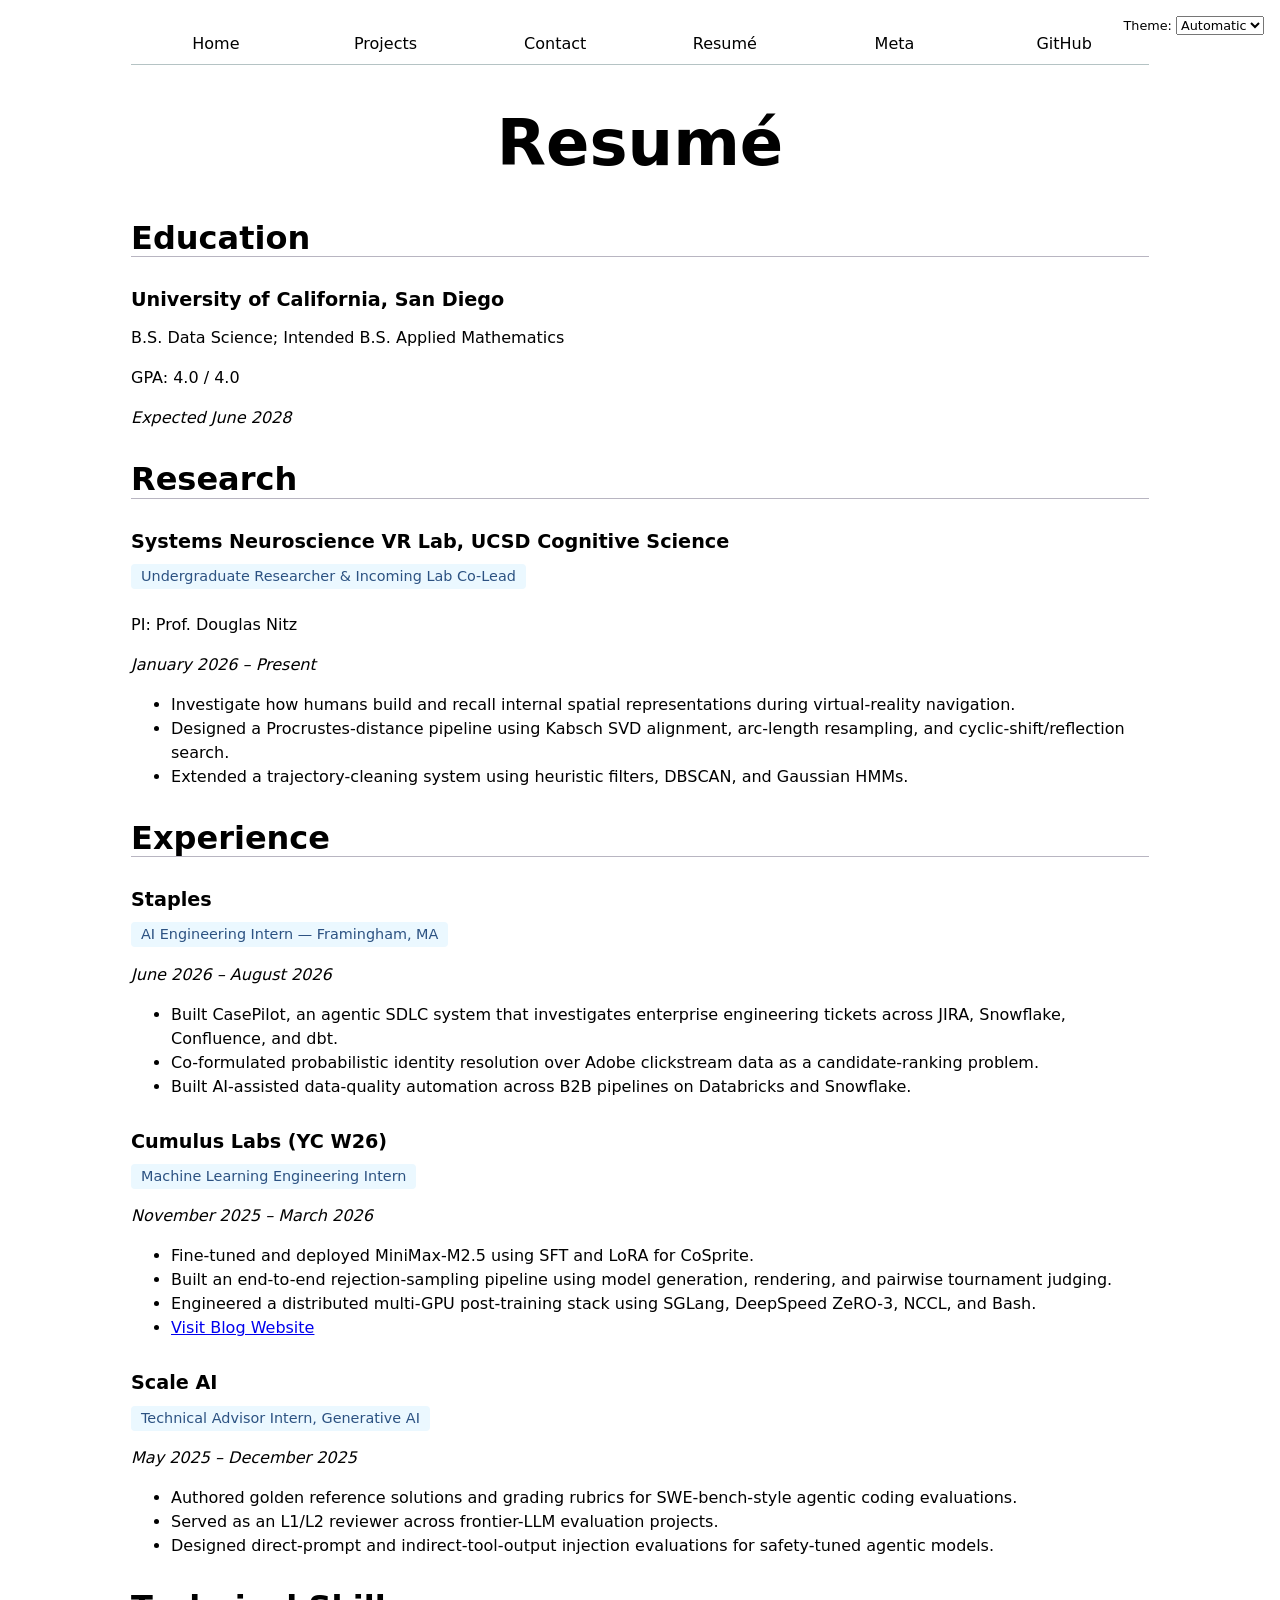
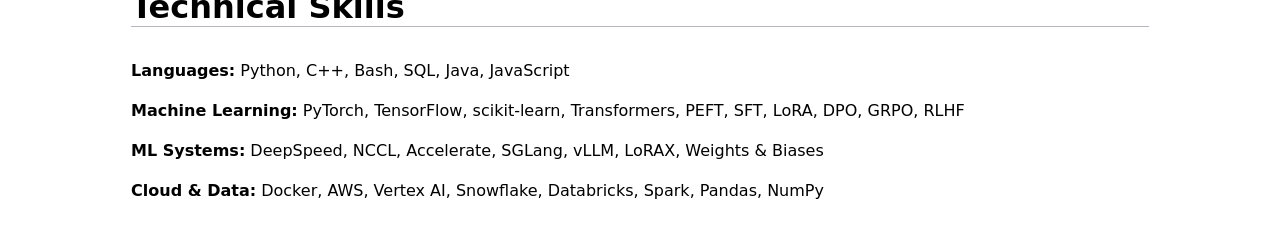
<file: resume/index.html>
<!DOCTYPE html>
<html lang="en">
<head>
    <meta charset="UTF-8">
    <meta name="viewport" content="width=device-width, initial-scale=1.0">
    <title>Resumé</title>
    <link rel="stylesheet" href="../style.css">
    <script type="module" src="../global.js"></script>
</head>
<body class = "resume">
    <!-- <nav>
        <ul>
        <li><a href="../index.html">Home</a></li>
        <li><a href="../projects/index.html">Projects</a></li>
        <li><a href="../contact/index.html">Contact</a></li>
        <li><a href="index.html">Resumé</a></li>
        <li><a href="https://github.com/srinisriram" target="_blank">GitHub</a></li>
        </ul>
    </nav> -->
    <h1> Resumé </h1>

    <section>
        <h2>Education</h2>

        <article>
            <h3>University of California, San Diego</h3>
            <p>B.S. Data Science; Intended B.S. Applied Mathematics</p>
            <p>GPA: 4.0 / 4.0</p>
            <p class = "date">
                <time datetime="2028-06">Expected June 2028</time>
            </p>
        </article>

    </section>

    <section>
        <h2>Research</h2>


        <article>
            <h3>Systems Neuroscience VR Lab, UCSD Cognitive Science</h3>
            <p class = "role">Undergraduate Researcher & Incoming Lab Co-Lead</p>
            <p>PI: Prof. Douglas Nitz</p>
            <p class = "date">
                <time datetime="2026-01">January 2026</time> – Present
            </p>

            <ul>
                <li>
                    Investigate how humans build and recall internal spatial
                    representations during virtual-reality navigation.
                </li>
                <li>
                    Designed a Procrustes-distance pipeline using Kabsch SVD
                    alignment, arc-length resampling, and cyclic-shift/reflection search.
                </li>
                <li>
                    Extended a trajectory-cleaning system using heuristic filters,
                    DBSCAN, and Gaussian HMMs.
                </li>
            </ul>
        </article>

    </section>

    <section>
        <h2>Experience</h2>

        <article>
            <h3>Staples</h3>
            <p class = "role">AI Engineering Intern — Framingham, MA</p>
            <p class = "date">
                <time datetime="2026-06">June 2026</time> –
                <time datetime="2026-08">August 2026</time>
            </p>

            <ul>
                <li>
                    Built CasePilot, an agentic SDLC system that investigates
                    enterprise engineering tickets across JIRA, Snowflake,
                    Confluence, and dbt.
                </li>
                <li>
                    Co-formulated probabilistic identity resolution over Adobe
                    clickstream data as a candidate-ranking problem.
                </li>
                <li>
                    Built AI-assisted data-quality automation across B2B pipelines
                    on Databricks and Snowflake.
                </li>
            </ul>
        </article>

        <article>
            <h3>Cumulus Labs (YC W26)</h3>
            <p class = "role">Machine Learning Engineering Intern</p>
            <p class = "date">
                <time datetime="2025-11">November 2025</time> –
                <time datetime="2026-03">March 2026</time>
            </p>

            <ul>
                <li>
                    Fine-tuned and deployed MiniMax-M2.5 using SFT and LoRA for
                    CoSprite.
                </li>
                <li>
                    Built an end-to-end rejection-sampling pipeline using model
                    generation, rendering, and pairwise tournament judging.
                </li>
                <li>
                    Engineered a distributed multi-GPU post-training stack using
                    SGLang, DeepSpeed ZeRO-3, NCCL, and Bash.
                </li>
                <li>
                    <a href="https://cumulus.blog/visual-generation-pipeline" target="_blank">Visit Blog Website</a>
                </li>
            </ul>
        </article>

        <article>
            <h3>Scale AI</h3>
            <p class = "role">Technical Advisor Intern, Generative AI</p>
            <p class = "date">
                <time datetime="2025-05">May 2025</time> –
                <time datetime="2025-12">December 2025</time>
            </p>

            <ul>
                <li>
                    Authored golden reference solutions and grading rubrics for
                    SWE-bench-style agentic coding evaluations.
                </li>
                <li>
                    Served as an L1/L2 reviewer across frontier-LLM evaluation
                    projects.
                </li>
                <li>
                    Designed direct-prompt and indirect-tool-output injection
                    evaluations for safety-tuned agentic models.
                </li>
            </ul>
        </article>
    </section>


    <section>
        <h2>Technical Skills</h2>

        <p>
            <b>Languages:</b>
            Python, C++, Bash, SQL, Java, JavaScript
        </p>

        <p>
            <b>Machine Learning:</b>
            PyTorch, TensorFlow, scikit-learn, Transformers, PEFT,
            SFT, LoRA, DPO, GRPO, RLHF
        </p>

        <p>
            <b>ML Systems:</b>
            DeepSpeed, NCCL, Accelerate, SGLang, vLLM, LoRAX,
            Weights & Biases
        </p>

        <p>
            <b>Cloud & Data:</b>
            Docker, AWS, Vertex AI, Snowflake, Databricks, Spark,
            Pandas, NumPy
        </p>
    </section>
    
</body>
</html>
</file>
<file: style.css>
html {
    --color-accent: oklch(80% 0.12 230);
    accent-color: var(--color-accent);
    color-scheme: light dark;
}

body {
  /* Set line height to 1.5 times the font size
	   and use the OS’s UI font as the website font
	 */
  font: 100%/1.5 system-ui;
  max-width: 100ch;
  margin-inline: auto;
  padding: 1em;
}

form {

    display: grid;

    grid-template-columns: auto 1fr;

    gap: 1em;

    label {
        display: grid;
        grid-template-columns: subgrid;
        grid-column: 1 / -1;
    }

    button {
        grid-column: 1 / -1;
    }
}

img {
    max-width: 100%;
    height: auto;
}

input {
    font: inherit;
}

textarea {
    font: inherit;
}

button {
    font: inherit;
}

nav {
    
    --border-color: oklch(50% 10% 200 / 40%);

    display: flex;
    margin-bottom: 1em;
    border-bottom-width: 1px;
    border-bottom-style: solid;
    border-bottom-color: var(--border-color);


  ul {
    display: contents;
  }
  
  li {
    display: contents;
  }

  a {
    flex: 1;
    text-decoration: none;
    color: inherit;
    text-align: center;
    padding: 0.5em;
  }

  a.current{
    border-bottom-style: solid;
    border-bottom-width: 0.4em;
    border-bottom-color: var(--border-color);
    padding-bottom: 0.1em;
  }

  a:hover{
    border-bottom-style: solid;
    border-bottom-width: 0.4em;
    border-bottom-color: var(--color-accent);
    padding-bottom: 0.1em;
  }

}

.projects{
    display: grid;
    grid-template-columns: repeat(auto-fill, minmax(15em, 1fr));
    gap: 1em;

    article {

        display: grid;
        grid-template-rows: subgrid;
        grid-row: span 3;

    }

    h2 {
        margin: 0;
    }
}

h1 {
    font-size: 400%;
}

h1, h2, h3, h4, h5, h6 {
    line-height: 1.1;
    text-wrap: balance;
}

body.resume {

    h1 {
        text-align: center;
    }
    
    h2 {
        margin-bottom: 1em;
        font-size: 200%;
        margin-top: 1em;
        font-weight: 800;
        border-bottom-width: 1px;
        border-bottom-style: solid;
        border-bottom-color: oklch(77.922% 0.01721 297.308);
    }

    article {
        margin-bottom: 2em;
    }

    h3 {
        font-size: 120%;
        font-weight: 700;
        margin-bottom: 0.25em; 
    }

    p.role {
        display: inline-block;
        font-size: 0.9rem;
        font-weight: 500;
        color: #2c5282; 
        background-color: #ebf8ff;
        padding: 2px 10px;
        border-radius: 4px;
        margin-top: 0.5em;
        margin-bottom: 0.5em;
    }

    p.date {
        font-style: italic;
        font-weight: 400;
        margin-top: 0.5em;
        margin-bottom: 0.5em;
    }   
}

.color-scheme {
    position: absolute;
    top: 1rem;
    right: 1rem;
    font-size: 80%;
}

select {
    font: inherit;
}

#profile-stats dl {
    display: grid;
    grid-template-columns: repeat(4, 1fr);
    background: color-mix(in oklch, canvas, canvasText 5%);
    border: 1px solid color-mix(in oklch, canvas, canvasText 12%);
    border-radius: 12px;
    padding: 1.5em;
    gap: 0.5em;
    text-align: center;
}

#profile-stats dt {
    grid-row: 1;
    font-size: 0.9em;
    font-weight: 500;
}

#profile-stats dd {
    grid-row: 2;
    margin: 0;
    font-size: 2em;
    font-weight: 700;
}

/* Summary stats (meta page) */
dl.stats {
    display: grid;
    grid-auto-flow: column;
    grid-template-rows: auto auto;
    grid-auto-columns: 1fr;
    gap: 0.25em 1.5em;
    margin: 1em 0;
    padding: 1.5em;
    border: 1px solid color-mix(in oklch, canvas, canvasText 12%);
    border-radius: 12px;
}

dl.stats dt {
    grid-row: 1;
    font-size: 0.75em;
    text-transform: uppercase;
    letter-spacing: 0.03em;
    color: color-mix(in oklch, canvasText, canvas 45%);
    align-self: end;
}

dl.stats dd {
    grid-row: 2;
    margin: 0;
    font-size: 2em;
    font-weight: 300;
    line-height: 1.2;
}

dl.stats:empty {
    display: none;
}

.projects article h2 {
    font-size: 1.25em;
    line-height: 1.3;
}

.project-year {
    font-family: Baskerville, serif;
    font-variant-numeric: oldstyle-nums;
    color: gray;
    margin-top: 0;
}

#projects-pie-plot {
  max-width: 20em;
  margin-block: 2em;

  overflow: visible;

  &:has(path:hover) {
    path:not(:hover) {
      opacity: 0.5;
    }
  } 

  path {
    transition: 300ms;
    cursor: pointer;
  }
}

.swatch {
    display: inline-block;
    width: 1em;
    aspect-ratio: 1/1;
    background-color: var(--color);
    border-radius: 50%;
}

.legend {
    display: grid;
    grid-template-columns: repeat(auto-fill, minmax(9em, 1fr));
    gap: 1em;
    border: 1px solid;
    padding: 1em;
    flex: 1;
}

.legend-item {
    display: flex;
    align-items: center;
    gap: 0.5em;
    cursor: pointer;
}

.container {
    display: flex;
    align-items: center;
    gap: 1em;
}

.selected {
  --color: oklch(60% 45% 0) !important;

  &:is(path) {
    fill: var(--color);
  }
}

.searchBar {
    width: 100%;
    box-sizing: border-box;
    padding: 0.5em;
    margin-block-end: 1em;
}

.gridlines .tick line {
    stroke-opacity: 0.2;
}

.gridlines .domain {
    stroke-opacity: 0;
}

dl.info {
    display: grid;
    grid-template-columns: auto 1fr;
    gap: 0.25em 1em;

    dd {
        margin: 0;
    }

    dt {
        color: color-mix(in oklch, canvasText, canvas 45%);
    }

    transition-duration: 500ms;
    transition-property: opacity, visibility;
    
}

dl.info[hidden]:not(:hover, :focus-within) {
  opacity: 0;
  visibility: hidden;
}

.tooltip {
    position: fixed;
    top: 1em;
    left: 1em;
    z-index: 10;
    padding: 0.75em 1em;
    border-radius: 0.5em;
    background-color: color-mix(in oklch, canvas, transparent 15%);
    backdrop-filter: blur(6px);
    border: 1px solid color-mix(in oklch, canvas, canvasText 12%);
    box-shadow: 0 4px 16px oklch(0% 0 0 / 15%);
    font-size: 0.9em;
}

#time-filter {
  display: flex;

  label {
    flex: 1;
    display: flex;
    align-items: baseline;
    gap: 1em;
  }

  input {
    flex: 1;
  }

  time {
    margin-left: auto;
  }
}

#scrolly-1 {
  position: relative;
  display: flex;
  gap: 1rem;

  > * {
    flex: 1;
  }
}

#scatter-story {
  position: relative;

  .step {
    padding-bottom: 40vh; /* space steps out so each gets its own moment on screen */
  }
}

#scatter-plot {
  position: sticky;
  top: 0;
  left: 0;
  bottom: auto;
  height: 50vh;
}

#files {
  display: grid;
  grid-template-columns: 1fr 4fr;

  > div {
    grid-column: 1 / -1;
    display: grid;
    grid-template-columns: subgrid;
  }

  dt {
    grid-column: 1;

    small {
      display: block;
      font-size: 0.75em;
      opacity: 0.6;
    }
  }

  dd {
    grid-column: 2;
    display: flex;
    flex-wrap: wrap;
    align-items: start;
    align-content: start;
    gap: 0.15em;
    padding-top: 0.6em;
    margin-left: 0;
  }
}

.loc {
  display: flex;
  width: 0.5em;
  aspect-ratio: 1;
  background: var(--color, steelblue);
  border-radius: 50%;
}

circle {
    transition: 200ms;
    transform-origin: center;
    transform-box: fill-box;

    /* New circles grow from 0 instead of popping in */
    @starting-style {
      r: 0;
    }
}

circle:hover {
    transform: scale(1.5);
}

@keyframes marching-ants {
  to {
    stroke-dashoffset: -8; /* 5 + 3 */
  }
}

.selection {
  fill-opacity: 0.1;
  stroke: black;
  stroke-opacity: 0.7;
  stroke-dasharray: 5 3;
  animation: marching-ants 2s linear infinite;
}

circle.selected {
  fill: #ff6b6b;
}
</file>
